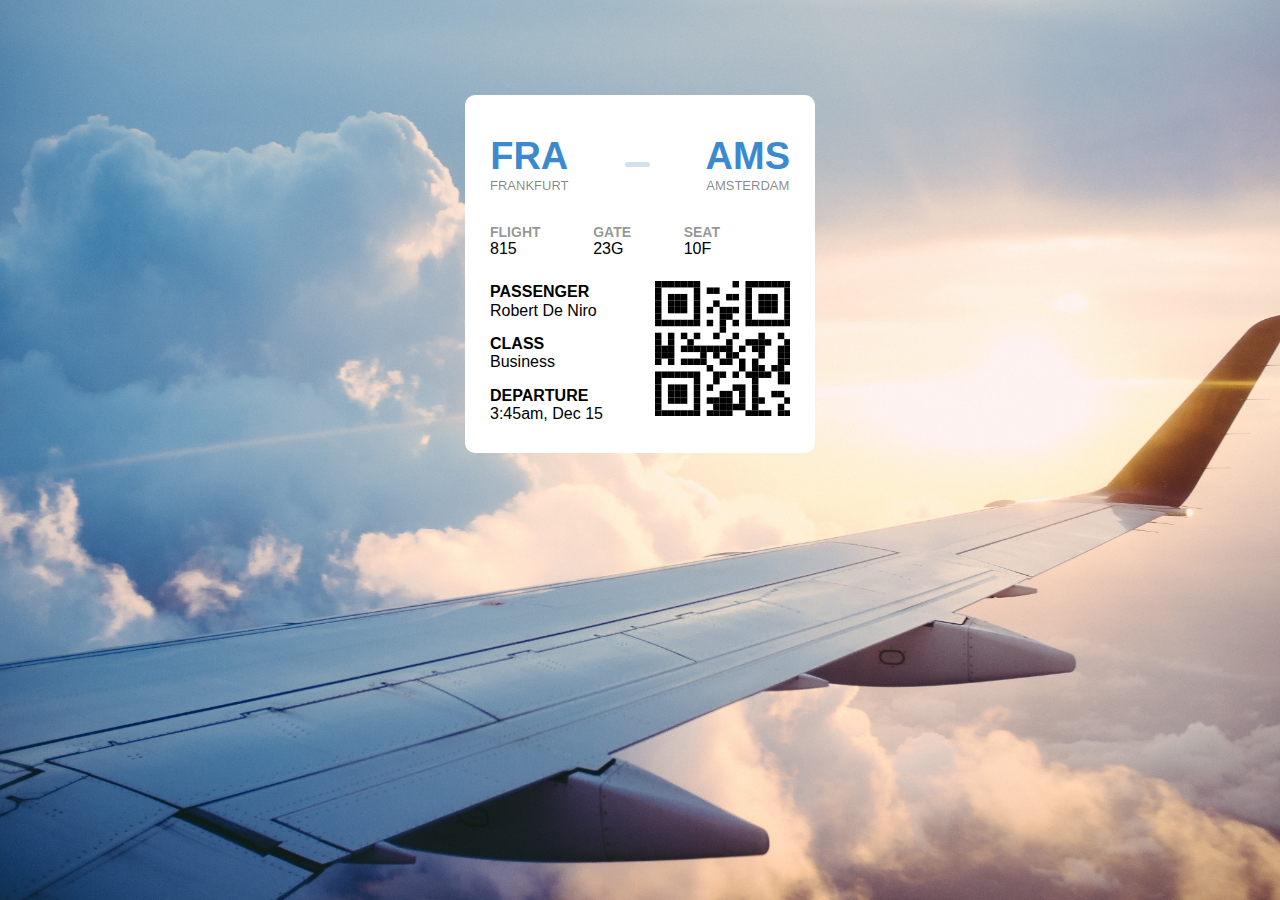
<file: loop-flight-ticket/index.html>
<!DOCTYPE html>
<html lang="en">
<head>
  <meta charset="UTF-8">
  <meta http-equiv="X-UA-Compatible" content="IE=edge">
  <meta name="viewport" content="width=device-width, initial-scale=1.0">
  <title>Document</title>
  <link rel="stylesheet" href="./style/normalize.css">
  <link rel="stylesheet" href="./style/main.css">
</head>
<body>
  <div class="wrapper">
    <div class="container">
      
      <div class="header">
        <div class="frankfurt">
          <h1>fra</h1>
          <p>frankfurt</p>
        </div>
        
        <div class="line"></div>
        
        <div class="amsterdam">
          <h1>ams</h1>
          <p>amsterdam</p>
        </div>
      </div>
      
      <div class="flight-position">
        <div class="flight-number">
          <h2>flight</h2>
          <span>815</span>
        </div>
        
        <div class="gate">
          <h2>gate</h2>
          <span>23g</span>
        </div>
        
        <div class="seat">
          <h2>seat</h2>
          <span>10f</span>
        </div>
      </div>
      
      <div class="user">
        <div class="info">
          <h2>passenger</h2>
          <p>Robert De Niro</p>

          <h2>class</h2>
          <p>Business</p>

          <h2>departure</h2>
          <p>3:45am, Dec 15</p>
        </div>

        <div class="img">
          <img src="./img/qr.svg" alt="qr code" width="135" height="135" >
        </div>
      </div>

    </div>
  </div>
</body>
</html>
</file>
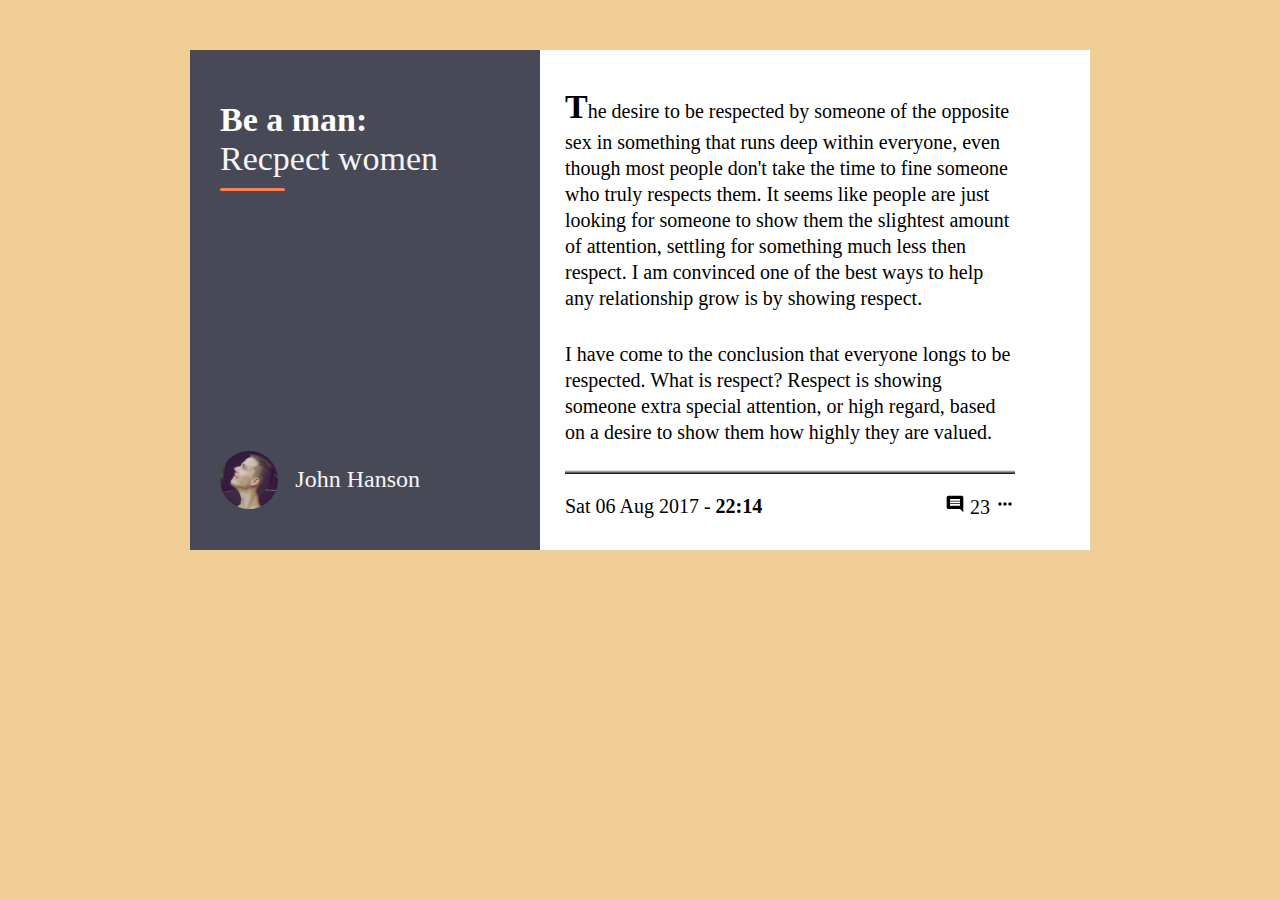
<file: loop-step-7/index.html>
<!DOCTYPE html>
<html lang="en">
<head>
  <meta charset="UTF-8">
  <meta http-equiv="X-UA-Compatible" content="IE=edge">
  <meta name="viewport" content="width=device-width, initial-scale=1.0">
  <title>Document</title>
  <link rel="stylesheet" href="./style/normalize.css">
  <link rel="stylesheet" href="./style/main.css">
</head>
<body>
  <div class="wrapper">
    
    <div class="main">
      
      <div class="bg-dark">
        <div class="container-dark">
          <h2>Be a man:</h2>
          <p>Recpect women</p>
          <div class="line"></div>

          <div class="bottom">
            <img src="./img/avatar.jpg" alt="user photo" width="58" height="58">
            <p>John Hanson</p>
          </div>
        </div>
      </div>
      
      <div class="bg-white">
        <p class="text-1"> <span class="bold">T</span>he desire to be respected by someone of the opposite sex in something that runs deep within everyone, even though most people don't take the time to fine someone who truly respects them. It seems like people are just looking for someone to show them the slightest amount of attention, settling for something much less then respect. I am convinced one of the best ways to help any relationship grow is by showing respect.</p>

        <p class="text-2">I have come to the conclusion that everyone longs to be respected. What is respect? Respect is showing someone extra special attention, or high regard, based on a desire to show them how highly they are valued.</p>

        <div class="line-bg-white"></div>

        <div class="footer">
          <div class="date">
            <p>Sat 06 Aug 2017 - <span>22:14</span></p>
          </div>

          <div class="img">
            <img src="./img/comment.svg" alt="commment" width="20" height="20">
            <span>23</span>

            <img src="./img/more.svg" alt="more" width="20" height="20">
          </div>
        </div>
      </div>

     
      
    </div>
  </div>
</body>
</html>
</file>
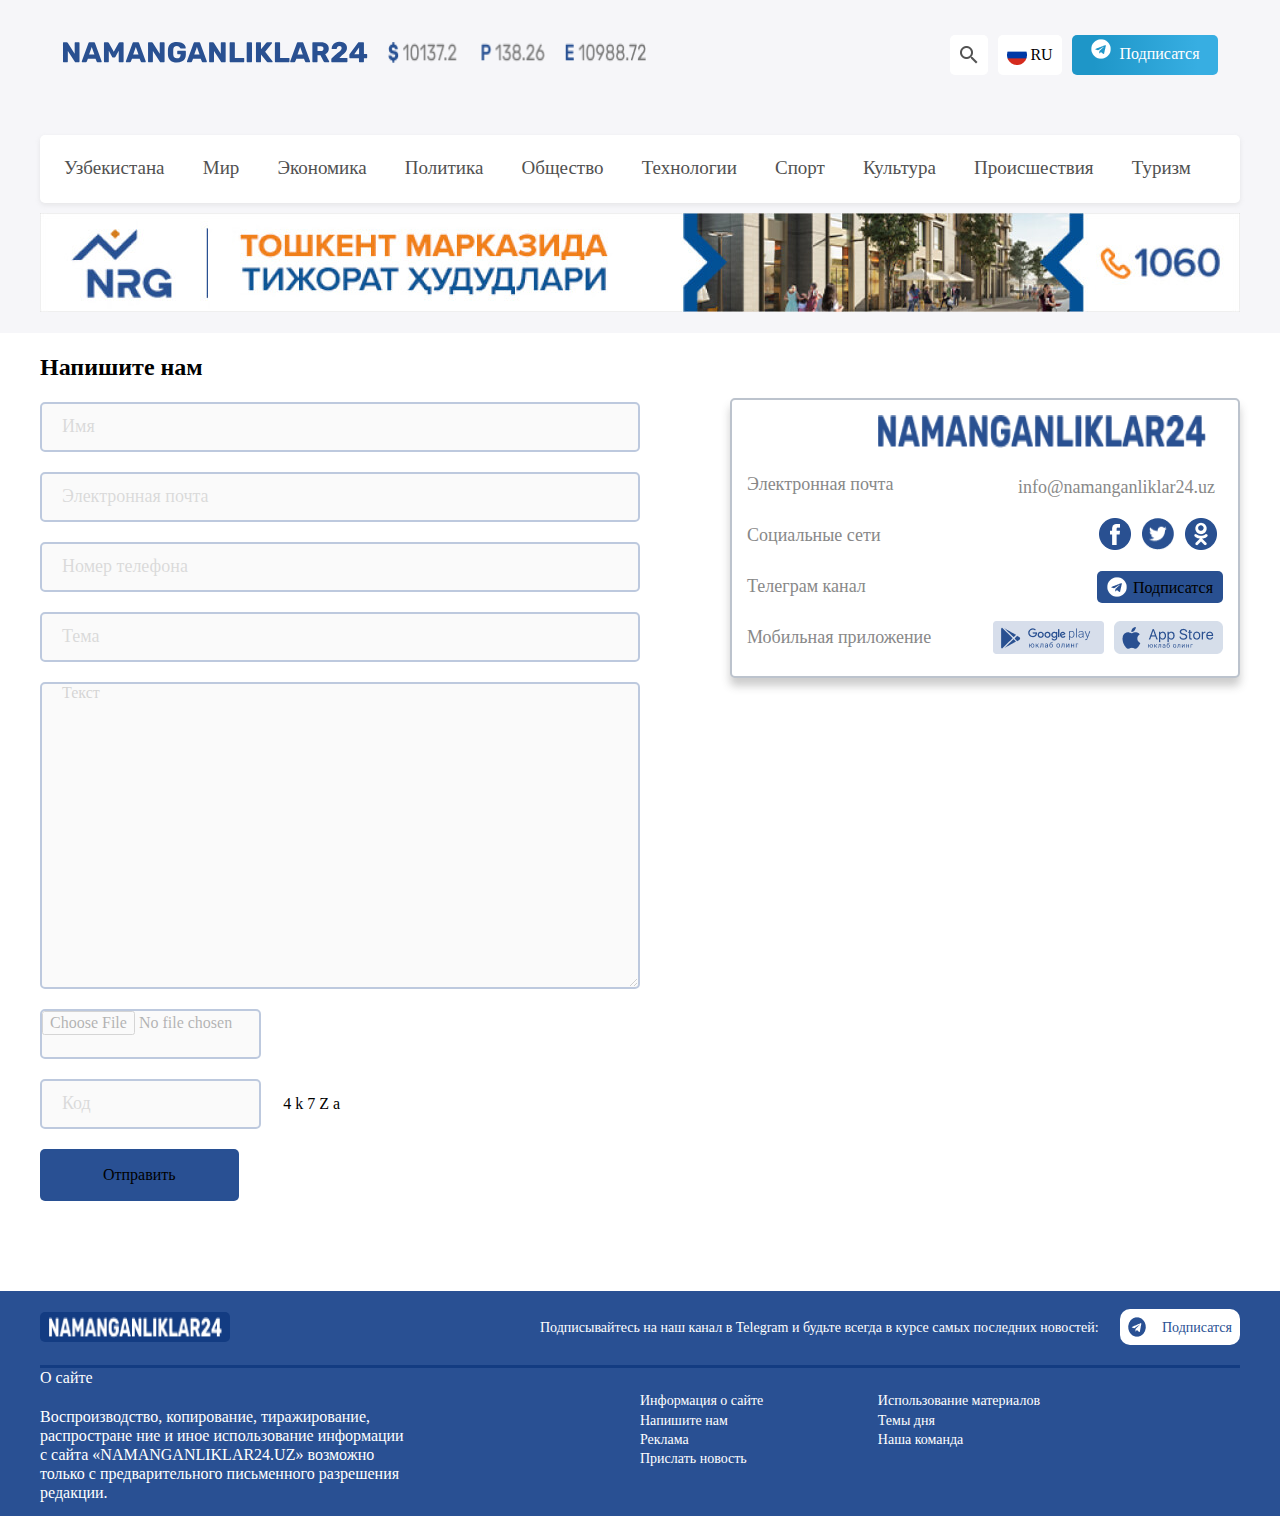
<file: namanganliklar-form/index.html>
<!DOCTYPE html>
<html lang="en">
<head>
  <meta charset="UTF-8">
  <meta http-equiv="X-UA-Compatible" content="IE=edge">
  <meta name="viewport" content="width=device-width, initial-scale=1.0">
  <title>Document</title>
  <link rel="stylesheet" href="./style/normalize.css">
  <link rel="stylesheet" href="./style/main.css">
</head>
<body>
  <div class="main-section container">
    <div class="header">
      <div class="info-left">
        <div class="logo">
          <a href="#"><img src="./img/logo.svg" alt="logo of page" width="306" height="33"></a>
        </div>
        
        <div class="values">
          <img src="./img/values.png" alt="values" width="258" height="21">
        </div>
      </div>
      
      <div class="info-right">
        
        <div class="magnifier">
          <img src="./img/magnifier.png" alt="magnifier" width="24" height="24">
        </div>
        
        <div class="flag-ru">
          <img src="./img/flag-ru.png" alt="langugage is russian" width="20" height="20">
          <span>RU</span>
        </div>
        
        <div class="btn">
          <p>
            <a href="#"><img src="./img/telegram.png" alt="telegram" width="20" height="20"> <span> Подписатся </span></a>
          </p>
        </div>
      </div>
    </div>
    
    <div class="navbar">
      <ul>
        <li><a href="#">Узбекистана</a></li>
        <li><a href="#">Мир</a></li>
        <li><a href="#">Экономика</a></li>
        <li><a href="#">Политика</a></li>
        <li><a href="#">Общество</a></li>
        <li><a href="#">Технологии</a></li>
        <li><a href="#">Спорт</a></li>
        <li><a href="#">Культура</a></li>
        <li><a href="#">Происшествия</a></li>
        <li><a href="#">Туризм</a></li>
      </ul>
    </div>
    
    <div class="banner">
      <img src="./img/nrg-banner.jpg" alt="banner" width="1200" height="99">
    </div>
    
  </div>
  
  <!-- end header -->
  <!-- start form -->
  
  <div class="form-wrapper">
    <div class="container-form">
      <div class="form-main">
        <form>
          <h2>Напишите нам</h2>
          
          <input type="text" name="text" id="text-id" placeholder="Имя" required>
          <input type="email" name="email" id="email-id" placeholder="Электронная почта" required>
          <input type="tel" name="tel" id="tel-id" placeholder="Номер телефона" required>
          <input type="text" name="text_subject" id="text-subject-id" placeholder="Тема" required>
          
          <textarea name="message" id="message-id" cols="30" rows="10" placeholder="Текст" required></textarea>
          
          <input class="file-input" type="file" name="file" id="file-id" placeholder="Прикрепить файл" required>
          <div class="code-input">
            <input class="password-input" type="password" name="password" id="password-id" placeholder="Код" required>
            <span>4 k 7 Z a</span>
          </div>
          
          <button class="btn" type="submit">Отправить</button>
        </form>

        <!-- right-list -->
        
        <div class="right-list">
          <header>
            <img src="./img/NAMANGANLIKLAR24-2.png" alt="logo" width="329" height="33">
          </header>
          
          <div class="right-list-main">
            <ul class="left">
              <li><a href="#">Электронная почта</a></li>
              <li><a href="#">Социальные сети</a></li>
              <li><a href="#">Телеграм канал</a></li>
              <li><a href="#">Мобильная приложение</a></li>
            </ul>
            
            <ul class="right">
              <li class="title"><a href="#">info@namanganliklar24.uz</a></li>
              <li>
                <ul class="img">
                  <li><a href="#"><img src="./img/facebook.png" alt="facebook" width="32" height="32"></a></li>
                  <li><a href="#"><img src="./img/twitter.png" alt="twitter"  width="32" height="32"></a></li>
                  <li><a href="#"><img src="./img/odnoklasniki.png" alt="odnoklasniki"  width="32" height="32"></a></li>
                </ul>
              </li>
              <li class="subscribe">
                <img src="./img/telegram.png" alt="telegram" width="20" height="20">
                <span>Подписатся</span>
              </li>
              <li class="googleplay-appstore">
                <img src="./img/googlePlay-w.png" alt="googleplay" width="111" height="33">
                <img src="./img/appleStore-w.png" alt="appstore" width="109" height="33">
              </li>
            </ul>
          </div>
        </div>
        
      </div>
    </div>
  </div>
  
  <!-- footer -->
  
  <div class="footer">
    <div class="container-footer">
      <div class="header-footer">
        <div class="logo-footer">
          <img src="./img/NAMANGANLIKLAR24-footer.png" alt="logo" width="173" height="21"> 
        </div>
        
        <div class="right-content">
          <p>Подписывайтесь на наш канал в Telegram и будьте всегда в курсе самых последних новостей:</p>
          
          <a class="btn-footer" href="#"> 
            
            <img src="./img/cib_telegram.png" alt="telegram" width="18" height="20">
            <span>Подписатся</span>
            
          </a>
        </div>
      </div>
      
      <div class="main-footer">
        <div class="text">
          <p>О сайте <br> <br>
            Воспроизводство, копирование, тиражирование, распростране ние и иное использование информации с сайта «NAMANGANLIKLAR24.UZ» возможно только с предварительного письменного разрешения редакции.
          </p>
        </div>
        
        <div class="list">
          <ul class="list-wrapper-1">
            <li><a href="#">Информация о сайте</a></li>
            <li><a href="#">Напишите нам </a></li>
            <li><a href="#">Реклама</a></li>
            <li><a href="#">Прислать новость</a></li>
          </ul>
          
          <ul class="list-wrapper-2">
            <li><a href="#">Использование материалов</a></li>
            <li><a href="#">Темы дня</a></li>
            <li><a href="#">Наша команда</a></li>
          </ul>
        </div>
      </div>
      
    </div>
  </div>
  
  
  
  
</body>
</html>
</file>
<file: loop-flight-ticket/style/main.css>
* {
  margin: 0;
  padding: 0;
  box-sizing: border-box;
}

body {
  height: 100vh;
  font-family: sans-serif;
  background-image: url(../img/background.jpg);
  background-size: cover;
  background-position: bottom;
}

.container {
  width: 300px;
  margin: auto;
}

.wrapper {
  width: 350px;
  background-color: white;
  margin-left: auto;
  margin-right: auto;
  transform: translateY(95px);
  border-radius: 10px;
}

.header {
  text-align: center;
  text-transform: uppercase;
  display: flex;
  justify-content: space-between;
  align-items: center;
}

.header h1 {
  font-weight: bolder;
  color: #3b8acf;
  font-size: 38px;
  margin: 0;
  margin-top: 40px;  
}

.header p {
  font-size: 13px;
  color: rgba(0, 0, 0, 0.496);
}

.line {
  margin-top: 40px;
  width: 25px;
  height: 5px;
  border-radius: 25px;
  background-color: #d0e2f0;
}

.flight-position {
  margin-top: 30px;
  display: flex;
  justify-content: space-between;
  align-items: center;
  width: 230px;
  font-weight: normal;
  text-transform: uppercase;
}

.flight-position h2 {
  font-size: 14px;
  color: rgba(0, 0, 0, 0.426);
}

.user {
  margin-top: 20px;
  padding-bottom: 30px;
  display: flex;
  justify-content: space-between;
  align-items: center;
}

.user .info {
  margin-top: -10px;
}

.user .info h2 {
  font-size: 16px;
  text-transform: uppercase;
  font-weight: bold;
  padding-top: 15px;
}
</file>
<file: loop-step-7/style/main.css>
* {
  padding: 0;
  margin: 0;
  box-sizing: border-box;
}

body {
  background-color: #f2ce97;
}

.wrapper {
  width: 900px;
  height: 500px;
  background-color: white;
  margin-left: auto;
  margin-right: auto;
  margin-top: 50px;

}

.container-dark {
  width: 300px;
  margin-left: 30px;
}

.main {
  display: flex;
}

.bg-dark {
  background-color: #484956;
  width: 350px;
  height: 500px;
  padding-top: 50px;
}

.bg-dark h2 {
  font-size: 34px;
  color: white;
}

.bg-dark p {
  font-size: 34px;
  color: whitesmoke;
}

.line {
  width: 65px;
  height: 3px;
  border-radius: 25px;
  margin-top: 10px;
  background-color: coral;
}

.bottom {
  margin-top: 260px;
  display: flex;
  align-items: center;
  justify-content: space-between;
  width: 200px;

}

.bottom img {
  border-radius: 50%;
}

.bottom p {
  font-size: 24px;
}

.bg-white {
  width: 550px;
  width: 500px;
  padding: 25px;
  font-size: 20px;
} 

.text-1 {
  line-height: 1.3;
  padding-top: 10px;
}

.bg-white .text-2  {
  line-height: 1.3;

  padding-top: 30px;
  padding-bottom: 25px;
}

.bg-white p .bold {
  font-weight: bolder;
  font-size: 34px;
}

.line-bg-white {
  width: 100%;
  height: 4px;
  background-image: linear-gradient(to top, 
  black, 
  white);
}

.footer {
  display: flex;
  justify-content: space-between;
  align-items: center;
  padding-top: 20px;
}

.footer .date span {
  font-weight: bold;
}
</file>
<file: namanganliklar-form/style/main.css>
@font-face {
  font-family: 'Rubik';
  src: url('../fonts/Rubik-Light.woff2') format('woff2'),
  url('../fonts/Rubik-Light.woff') format('woff');
  font-weight: 300;
  font-style: normal;
  font-display: swap;
}

@font-face {
  font-family: 'Rubik';
  src: url('../fonts/Rubik-Black.woff2') format('woff2'),
  url('../fonts/Rubik-Black.woff') format('woff');
  font-weight: 900;
  font-style: normal;
  font-display: swap;
}

@font-face {
  font-family: 'Rubik';
  src: url('../fonts/Rubik-Bold.woff2') format('woff2'),
  url('../fonts/Rubik-Bold.woff') format('woff');
  font-weight: bold;
  font-style: normal;
  font-display: swap;
}

@font-face {
  font-family: 'Rubik';
  src: url('../fonts/Rubik-Medium.woff2') format('woff2'),
  url('../fonts/Rubik-Medium.woff') format('woff');
  font-weight: 500;
  font-style: normal;
  font-display: swap;
}

@font-face {
  font-family: 'Rubik';
  src: url('Rubik-Regular.woff2') format('woff2'),
  url('Rubik-Regular.woff') format('woff');
  font-weight: normal;
  font-style: normal;
  font-display: swap;
}

@font-face {
  font-family: 'Rubik';
  src: url('../fonts/Rubik-SemiBold.woff2') format('woff2'),
  url('../fonts/Rubik-SemiBold.woff') format('woff');
  font-weight: 600;
  font-style: normal;
  font-display: swap;
}




* {
  margin: 0;
  padding: 0;
  box-sizing: border-box;
  
}

body {
  line-height: 1.2;
}

.container {
  max-width: 1400px;
  margin: auto;
}

li {
  list-style-type: none;
}

.main-section {
  background-color: #F6F6F9;
}

.header {
  padding-top: 35px;
  display: flex;
  justify-content: space-around;
  align-items: center;
}

.info-left {
  margin-left: -90px;
  align-items: center;
  display: flex;
}

.info-left .values {
  padding-left: 20px;
}

.info-right {
  display: flex;
}

.magnifier {
  background-color: white;
  margin-right: 10px;
  width: 38px;
  height: 40px;
  border-radius: 5px;
  display: flex;
  align-items: center;
  justify-content: center;
}

.flag-ru {
  margin-right: 10px;
  border-radius: 5px;
  display: flex;
  align-items: center;
  justify-content: center;
  background-color: white;
  width: 64px;
  height: 40px;
}

.flag-ru img {
  margin-right: 3px;
}

.info-right .btn {
  background: linear-gradient(90deg, #1E96C8 15.07%, #37AEE2 85.96%);
  border-radius: 5px;
  width: 146px;
  height: 40px;
  text-align: center;
  padding-bottom: -10px;
  margin-right: -90px;
}

.info-right .btn a:hover {
  color: black;
}

.info-right .btn a:active {
  color: blue;
}

.info-right .btn a {
  text-decoration: none;
  color: white;
}

.info-right .btn span {
  padding-top: -15px;
} 

.info-right .btn img {
  margin-top: 4px;
  margin-right: 5px;
}


.navbar {
  text-align: center;
  background: #FFFFFF;
  box-shadow: 0px 2px 5px rgba(159, 159, 159, 0.19);
  border-radius: 5px;
  margin: auto;
  margin-top: 60px;
  width: 1200px;
  height: 68px;
}

.navbar ul {
  display: flex;
  justify-content: space-between;
  width: 1151px;
  height: 25px;
}

.navbar li {
  padding-top: 21px;
  padding-left: 24px;
  list-style-type: none;
}

.navbar li a {
  text-decoration: none;
  font-style: normal;
  font-weight: 500;
  font-size: 19px;
  line-height: 23px;
  color: #515151;
}

.navbar a:hover {
  color: rgb(156, 154, 154);
  transition: .5s;
}

.navbar a:active {
  color: blue;
}

.banner  {
  padding-top: 10px;
  padding-bottom: 120px;
  width: 1200px;
  height: 99px;
  margin-left: 73px;
  margin: auto;
  
}

/* form */

.container-form {
  max-width: 1200px;
  margin: auto;
}

.form-main {
  display: flex;
  justify-content: space-between;
  margin-top: 20px;
}

form input, textarea {
  display: block;
  width: 600px;
  height: 50px;
  margin-top: 20px;
  background: #F1F1F1;
  opacity: 0.3;
  border: 2px solid #285193;
  box-sizing: border-box;
  border-radius: 5px;
}

form input::placeholder {
  padding-left: 20px;
  font-style: normal;
  font-weight: normal;
  font-size: 18px;
  line-height: 21px;
  color: #888888;
}

textarea {
  padding-left: 20px;
  width: 600px;
  height: 307px;
}

form input:hover {
  border: 3px solid black;
  opacity: 0.9;
}

textarea:hover {
  border: 3px solid black;
  opacity: 0.9;
}

.file-input {
  width: 221px;
  height: 50px;
}

.password-input {
  width: 221px;
  height: 50px;
}

.code-input {
  display: flex;
  align-items: center;
  justify-content: space-between;
  width: 300px;
}

.code-input span {
  padding-top: 20px;
}

form .btn {
  background: #295093;
  border: 2px solid rgba(40, 81, 147, 0.54);
  box-sizing: border-box;
  border-radius: 5px;
  margin-top: 20px;
  margin-bottom: 40px;
  padding: 15px 61px;
}

form .btn:hover {
  background-color: #444;
  color: white;
}

.form-main .right-list {
  width: 510px;
  height: 280px;
}

.right-list {
  background: rgba(41, 80, 145, 0.16);
  box-shadow: 0px 8px 9px rgba(57, 57, 57, 0.25);
  border-radius: 5px;
  background: #FFFFFF;
  border: 2px solid #BCC3CD;
  padding: 15px;
  margin-top: 45px;
  
}

.form-main .right-list header {
  padding-left: 130px;
}

.right-list-main .left {
  margin-top: -15px;
}

.form-main .right-list .left li {
  padding-top: 30px;
}

.form-main .right-list .left li a {
  text-decoration: none;
  color: #888888;
  font-style: normal;
  font-weight: normal;
  font-size: 18px;
  line-height: 21px;
}

.right-list-main {
  display: flex;
  align-items: center;
  justify-content: space-between;
}  

.right-list-main .right {
  margin-top: 15px;
}

.right-list-main .title {
  padding-top: 10px;
  padding-bottom: 20px;
  margin-left: 25px;
}

.right-list-main .title a {
  text-decoration: none;
  font-style: normal;
  font-weight: normal;
  font-size: 18px;
  line-height: 21px;
  color: #888888;
}


.right-list-main .img {
  display: flex;
  align-items: center;
  justify-content: space-around;
  width: 130px;
  margin-left: auto;
}

.right-list-main .subscribe {
  display: flex;
  align-items: center;
  justify-content: space-between;
  background: #295091;
  border-radius: 5px;
  width: 126px;
  padding: 6px 10px;
  margin-top: 17px;
  margin-bottom: 18px;
  margin-left: auto;
} 

.right-list-main .googleplay-appstore {
  display: flex;
  align-items: center;
  justify-content: space-between;
  width: 230px;
}

/* footer */

.footer {
  margin-top: 50px;
  background-color: #295093;
  height: 225px;
}

.container-footer {
  width: 1200px;
  margin: auto;
}

.header-footer {
  padding-top: 18px;
  display: flex;
  justify-content: space-between;
  align-items: center;
  padding-bottom: 20px;
  border-bottom: 3px solid #133C82;
}

.header-footer .logo-footer {
  background: #133C82;
  border-radius: 5px;
  width: 190px;
  text-align: center;
  padding-top: 5px;
}

.right-content {
  width: 700px;
  display: flex;
  justify-content: space-between;
  align-items: center;
}

.right-content p {
  font-style: normal;
  font-weight: 500;
  font-size: 14px;
  line-height: 17px;
  color: #FFFFFF;
}

.btn-footer {
  background-color: #fff;
  display: flex;
  align-items: center;
  justify-content: space-between;
  width: 120px;
  padding: 8px;
  text-align: center;
  border-radius: 10px;
}

.btn-footer {
  text-decoration: none;
  font-style: normal;
  font-weight: 500;
  font-size: 14px;
  line-height: 17px;
  color: #295093  ;
  
}

.main-footer {
  display: flex;
  justify-content: space-between;
  align-items: center;
}

.main-footer .text {
  width: 365px;
  height: 121px;
  text-align: left;
  color: #fff;
}

.list {
  margin-right: 200px;
  width: 400px;
  display: flex;
  justify-content: space-between;
  align-items: flex-start
}

.list a {
  text-decoration: none;
  font-style: normal;
  font-weight: 500;
  font-size: 14px;
  line-height: 17px;
  color: #FFFFFF;
}
</file>
